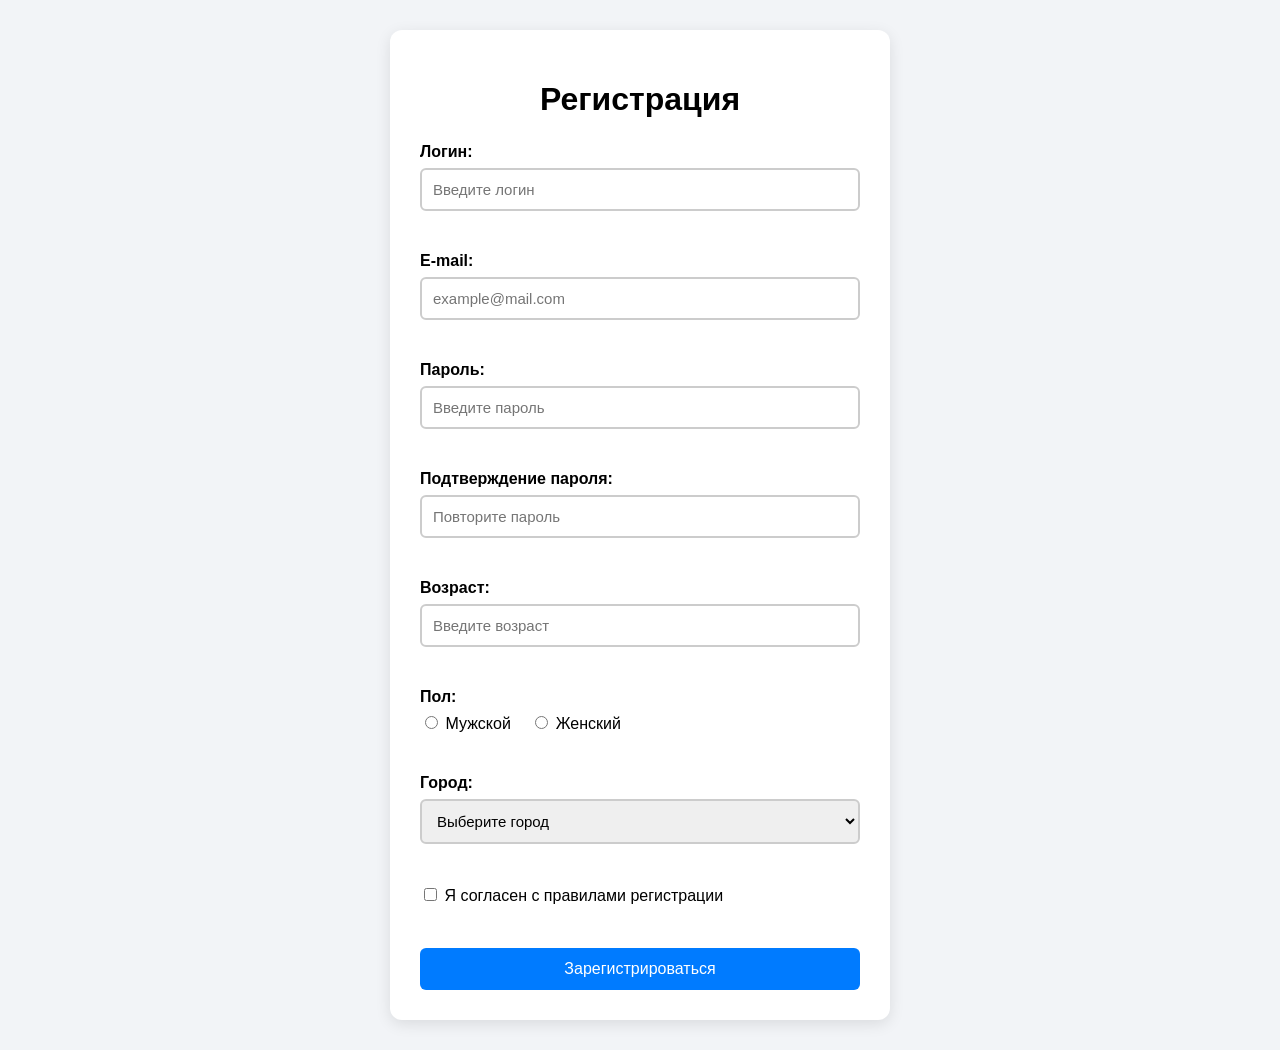
<file: lab 4/index.html>
<!DOCTYPE html>
<html lang="ru">
<head>
    <meta charset="UTF-8">
    <meta name="viewport" content="width=device-width, initial-scale=1.0">

    <title>Регистрация</title>

    <link rel="stylesheet" href="style.css">
</head>

<body>

<div class="container">

    <h1>Регистрация</h1>

    <form id="registrationForm">

        <div class="form-group">
            <label for="login">Логин:</label>

            <input
                type="text"
                id="login"
                name="login"
                placeholder="Введите логин"
            >

            <small id="loginMessage"></small>
        </div>


        <div class="form-group">
            <label for="email">E-mail:</label>

            <input
                type="email"
                id="email"
                name="email"
                placeholder="example@mail.com"
            >

            <small id="emailMessage"></small>
        </div>


        <div class="form-group">
            <label for="password">Пароль:</label>

            <input
                type="password"
                id="password"
                name="password"
                placeholder="Введите пароль"
            >

            <small id="passwordMessage"></small>
        </div>


        <div class="form-group">
            <label for="confirmPassword">
                Подтверждение пароля:
            </label>

            <input
                type="password"
                id="confirmPassword"
                name="confirmPassword"
                placeholder="Повторите пароль"
            >

            <small id="confirmMessage"></small>
        </div>


        <div class="form-group">
            <label for="age">Возраст:</label>

            <input
                type="number"
                id="age"
                name="age"
                min="14"
                max="100"
                placeholder="Введите возраст"
            >

            <small id="ageMessage"></small>
        </div>


        <div class="form-group">

            <label>Пол:</label>

            <label class="radio-label">
                <input
                    type="radio"
                    name="gender"
                    value="Мужской"
                >
                Мужской
            </label>

            <label class="radio-label">
                <input
                    type="radio"
                    name="gender"
                    value="Женский"
                >
                Женский
            </label>

            <small id="genderMessage"></small>

        </div>


        <div class="form-group">

            <label for="city">Город:</label>

            <select id="city" name="city">

                <option value="">
                    Выберите город
                </option>

                <option value="Алматы">
                    Алматы
                </option>

                <option value="Астана">
                    Астана
                </option>

                <option value="Шымкент">
                    Шымкент
                </option>

                <option value="Другой">
                    Другой
                </option>

            </select>

            <small id="cityMessage"></small>

        </div>


        <div class="checkbox-group">

            <label>
                <input
                    type="checkbox"
                    id="agreement"
                >

                Я согласен с правилами регистрации
            </label>

            <small id="agreementMessage"></small>

        </div>


        <button type="submit">
            Зарегистрироваться
        </button>

    </form>


    <div id="result"></div>

</div>


<script src="script.js"></script>

</body>
</html>
</file>
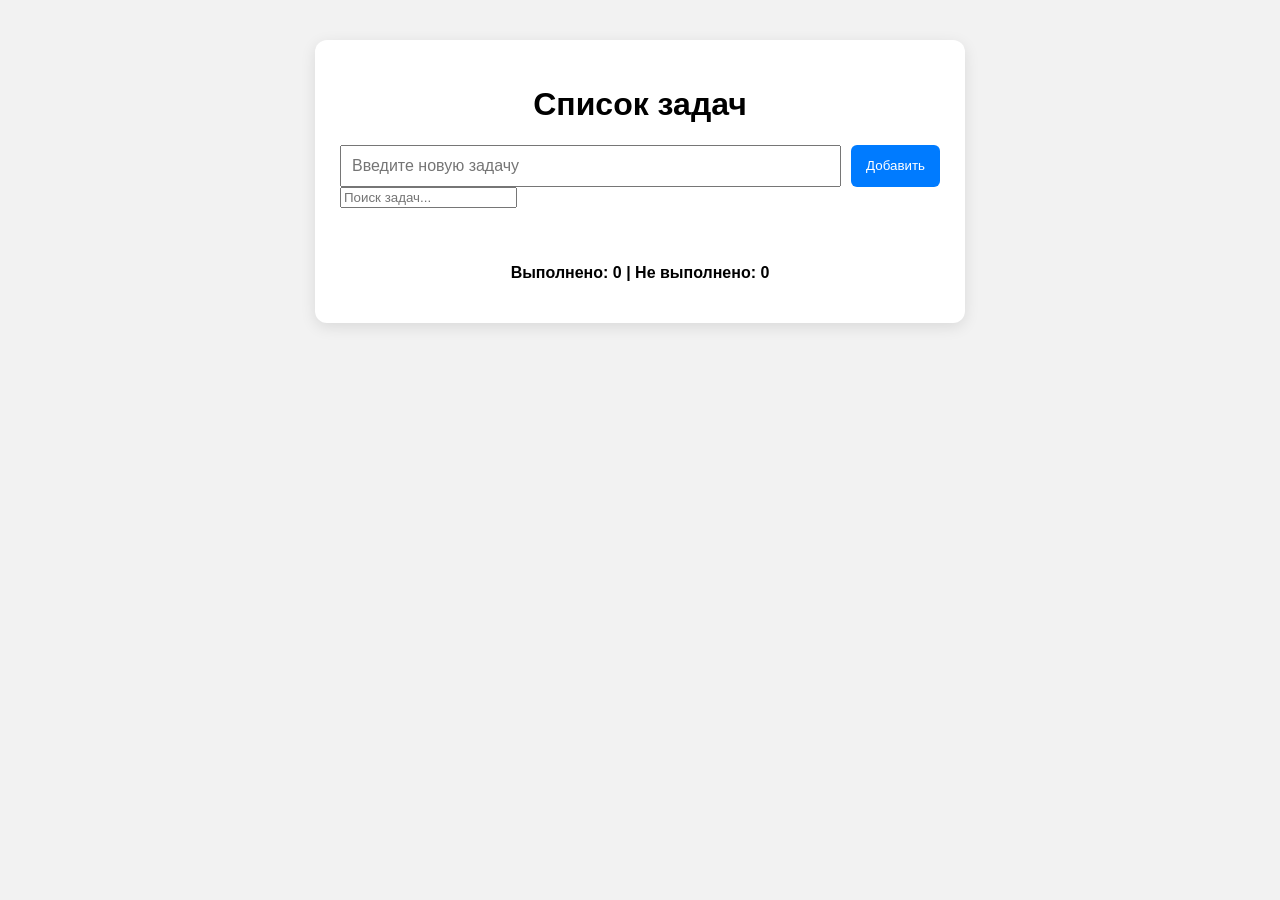
<file: lab 5/index.html>
<!DOCTYPE html>
<html lang="ru">
<head>
    <meta charset="UTF-8">
    <meta name="viewport" content="width=device-width, initial-scale=1.0">
    <title>Список задач</title>

    <style>
        body {
            font-family: Arial, sans-serif;
            background-color: #f2f2f2;
            margin: 0;
            padding: 40px;
        }

        .container {
            max-width: 600px;
            margin: 0 auto;
            background: white;
            padding: 25px;
            border-radius: 12px;
            box-shadow: 0 4px 15px rgba(0, 0, 0, 0.1);
        }

        h1 {
            text-align: center;
        }

        .input-block {
            display: flex;
            gap: 10px;
        }

        #taskInput {
            flex: 1;
            padding: 10px;
            font-size: 16px;
        }

        button {
            padding: 10px 15px;
            border: none;
            border-radius: 6px;
            cursor: pointer;
            background-color: #007bff;
            color: white;
        }

        button:hover {
            background-color: #0056b3;
        }

        #taskList {
            list-style: none;
            padding: 0;
        }

        .task {
            display: flex;
            align-items: center;
            justify-content: space-between;
            padding: 10px;
            margin-top: 10px;
            background-color: #eeeeee;
            border-radius: 6px;
        }

        .task.completed span {
            text-decoration: line-through;
            color: gray;
        }

        .task span {
            flex: 1;
            margin-left: 10px;
        }

        .delete-btn {
            background-color: #dc3545;
        }

        .delete-btn:hover {
            background-color: #a71d2a;
        }

        #counter {
            margin-top: 20px;
            font-weight: bold;
            text-align: center;
        }

        #message {
            color: red;
            text-align: center;
            min-height: 20px;
        }
    </style>
</head>

<body>

<div class="container">
    <h1>Список задач</h1>

    <div class="input-block">
        <input
            type="text"
            id="taskInput"
            placeholder="Введите новую задачу"
        >
        <button id="addButton">Добавить</button>
    </div>

    <div class="input-block">
        <input
            type="text"
            id="searchInput"
            placeholder="Поиск задач..."
        >
    </div>
    
    <p id="message"></p>

    <ul id="taskList"></ul>

    <p id="counter">
        Выполнено: 0 | Не выполнено: 0
    </p>
</div>

<script src="script.js"></script>

</body>
</html>
</file>
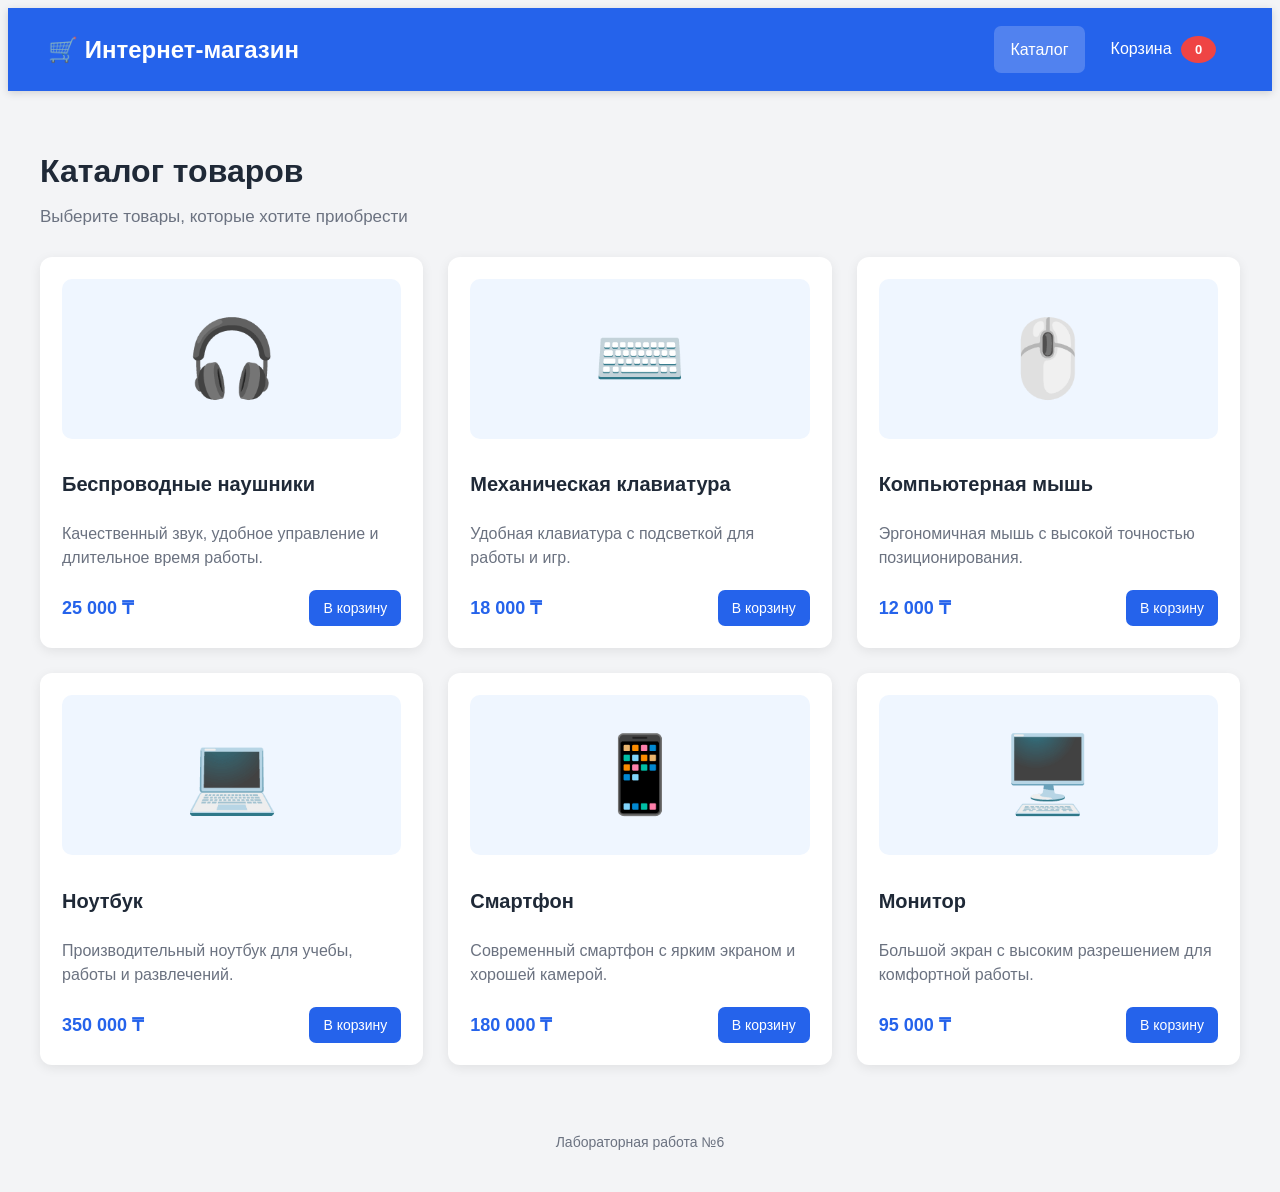
<file: lab 6/index.html>
<!DOCTYPE html> <html lang="ru"> <head> <meta charset="UTF-8"> <meta name="viewport" content="width=device-width, initial-scale=1.0"> <title>Интернет-магазин</title> <link rel="stylesheet" href="style.css"> </head> <body> <header class="header"> <div class="logo" id="shop-button"> 🛒 Интернет-магазин </div>
    <nav class="navigation">
        <button id="catalog-button" class="nav-button active">
            Каталог
        </button>
    
        <button id="cart-button" class="nav-button">
            Корзина
            <span id="cart-count" class="cart-count">0</span>
        </button>
    </nav>
    
    </header> <main class="container">
    
    <section id="catalog-page" class="page">
    
        <div class="page-title">
            <h1>Каталог товаров</h1>
            <p>Выберите товары, которые хотите приобрести</p>
        </div>
    
        <div id="products" class="products">
    
            <article class="product-card">
                <div class="product-image">🎧</div>
    
                <h2>Беспроводные наушники</h2>
    
                <p class="product-description">
                    Качественный звук, удобное управление и
                    длительное время работы.
                </p>
    
                <div class="product-bottom">
                    <span class="product-price">25 000 ₸</span>
    
                    <button
                        class="add-button"
                        data-id="1">
                        В корзину
                    </button>
                </div>
            </article>
    
            <article class="product-card">
                <div class="product-image">⌨️</div>
    
                <h2>Механическая клавиатура</h2>
    
                <p class="product-description">
                    Удобная клавиатура с подсветкой для работы
                    и игр.
                </p>
    
                <div class="product-bottom">
                    <span class="product-price">18 000 ₸</span>
    
                    <button
                        class="add-button"
                        data-id="2">
                        В корзину
                    </button>
                </div>
            </article>
    
            <article class="product-card">
                <div class="product-image">🖱️</div>
    
                <h2>Компьютерная мышь</h2>
    
                <p class="product-description">
                    Эргономичная мышь с высокой точностью
                    позиционирования.
                </p>
    
                <div class="product-bottom">
                    <span class="product-price">12 000 ₸</span>
    
                    <button
                        class="add-button"
                        data-id="3">
                        В корзину
                    </button>
                </div>
            </article>
    
            <article class="product-card">
                <div class="product-image">💻</div>
    
                <h2>Ноутбук</h2>
    
                <p class="product-description">
                    Производительный ноутбук для учебы,
                    работы и развлечений.
                </p>
    
                <div class="product-bottom">
                    <span class="product-price">350 000 ₸</span>
    
                    <button
                        class="add-button"
                        data-id="4">
                        В корзину
                    </button>
                </div>
            </article>
    
            <article class="product-card">
                <div class="product-image">📱</div>
    
                <h2>Смартфон</h2>
    
                <p class="product-description">
                    Современный смартфон с ярким экраном
                    и хорошей камерой.
                </p>
    
                <div class="product-bottom">
                    <span class="product-price">180 000 ₸</span>
    
                    <button
                        class="add-button"
                        data-id="5">
                        В корзину
                    </button>
                </div>
            </article>
    
            <article class="product-card">
                <div class="product-image">🖥️</div>
    
                <h2>Монитор</h2>
    
                <p class="product-description">
                    Большой экран с высоким разрешением
                    для комфортной работы.
                </p>
    
                <div class="product-bottom">
                    <span class="product-price">95 000 ₸</span>
    
                    <button
                        class="add-button"
                        data-id="6">
                        В корзину
                    </button>
                </div>
            </article>
    
        </div>
    </section>
    
    
    
    <section id="cart-page" class="page hidden">
    
        <div class="page-title">
            <h1>Корзина</h1>
            <p>Товары, выбранные вами</p>
        </div>
    
        <div id="cart-items" class="cart-items">
        </div>
    
        <div id="empty-cart" class="empty-cart hidden">
            <div class="empty-icon">🛒</div>
            <h2>Корзина пуста</h2>
            <p>Добавьте товары из каталога</p>
    
            <button id="go-to-catalog" class="primary-button">
                Перейти в каталог
            </button>
        </div>
    
        <div id="cart-summary" class="cart-summary">
    
            <div class="summary-row">
                <span>Количество товаров:</span>
                <strong id="total-count">0</strong>
            </div>
    
            <div class="summary-row total-row">
                <span>Итого:</span>
                <strong id="total-price">0 ₸</strong>
            </div>
    
            <div class="summary-buttons">
                <button
                    id="continue-shopping"
                    class="secondary-button">
                    ← Продолжить покупки
                </button>
    
                <button
                    id="clear-cart"
                    class="clear-button">
                    Очистить корзину
                </button>
            </div>
    
        </div>
    
    </section>
    
    </main> <footer class="footer"> <p>Лабораторная работа №6</p> </footer> <script src="script.js"></script> </body> </html>
</file>
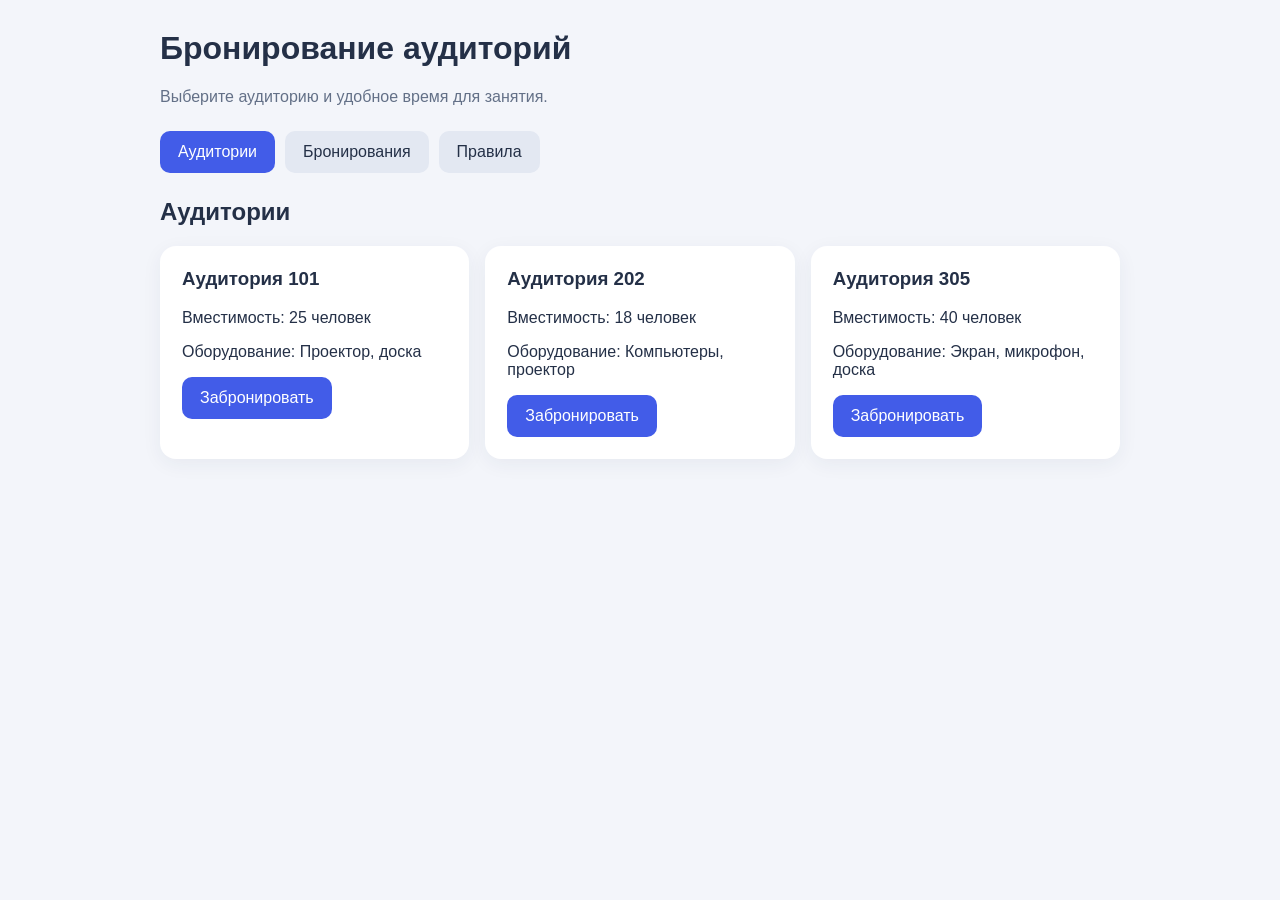
<file: lab 7/index.html>
<!DOCTYPE html>
<html lang="ru">
<head>
  <meta charset="UTF-8">
  <meta name="viewport" content="width=device-width, initial-scale=1.0">
  <title>Бронирование аудиторий</title>
  <link rel="stylesheet" href="style.css">
  <script src="app.js" defer></script>
</head>
<body>
  <div class="container">
    <header>
      <h1>Бронирование аудиторий</h1>
      <p>Выберите аудиторию и удобное время для занятия.</p>
    </header>

    <nav aria-label="Разделы приложения">
      <button type="button" class="tab active"
              data-tab="rooms" aria-current="page">
        Аудитории
      </button>
      <button type="button" class="tab" data-tab="bookings">
        Бронирования
      </button>
      <button type="button" class="tab" data-tab="rules">
        Правила
      </button>
    </nav>

    <main id="content"></main>
  </div>
</body>
</html>
</file>
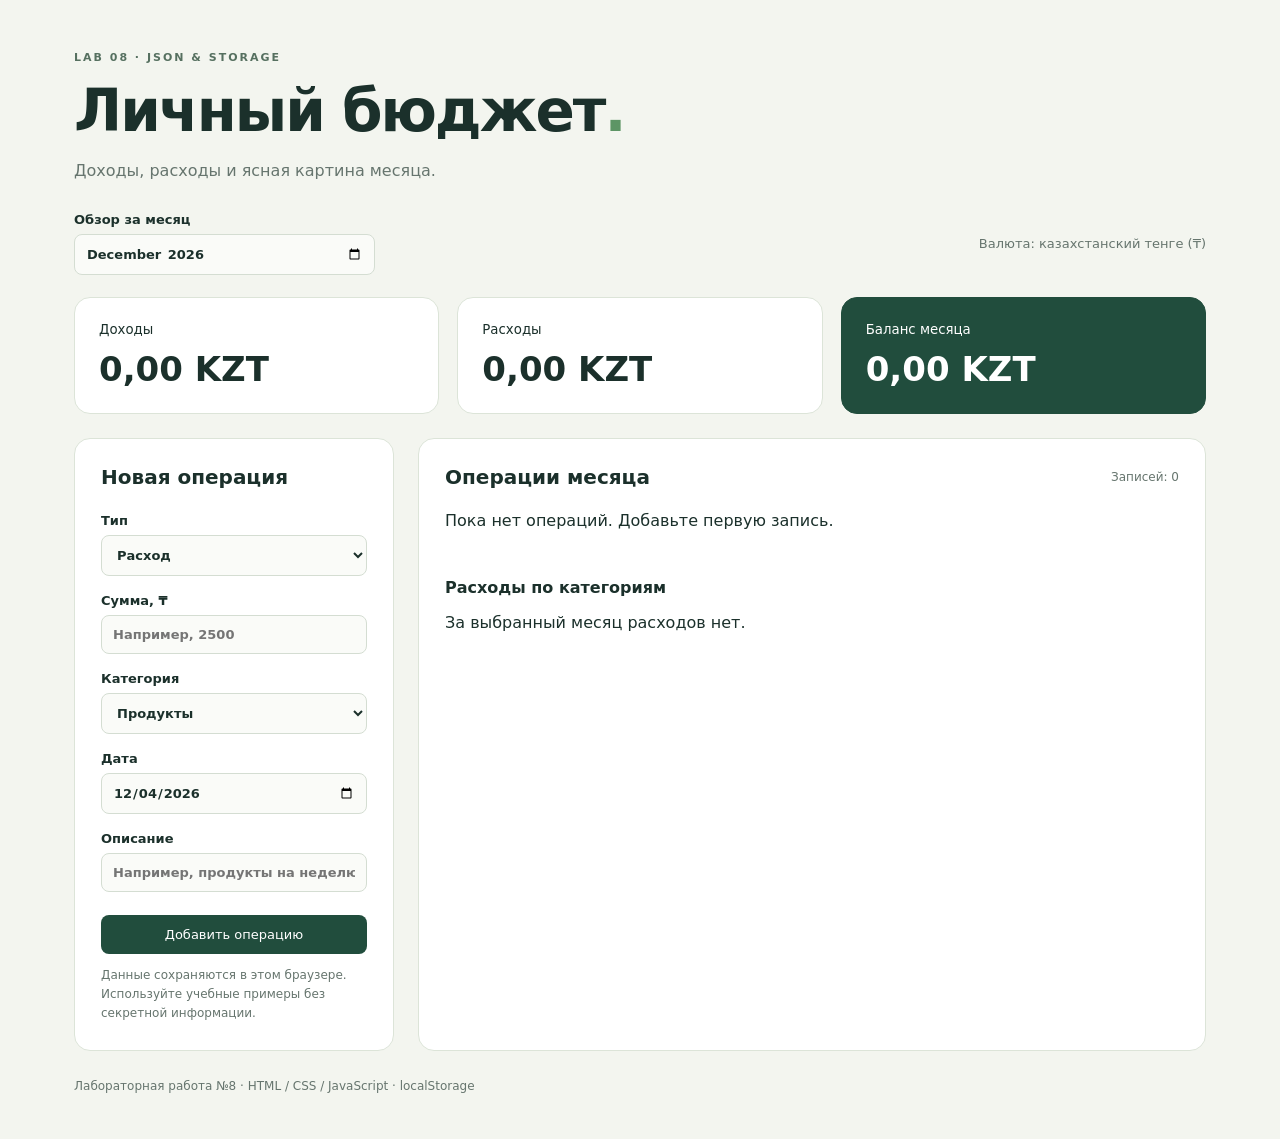
<file: lab 8/index.html>
<!doctype html>
<html lang="ru"><head><meta charset="UTF-8"><meta name="viewport" content="width=device-width,initial-scale=1"><title>Личный бюджет</title><link rel="stylesheet" href="style.css"><script src="app.js" defer></script></head>
<body><main><header><span class="badge">LAB 08 · JSON & STORAGE</span><h1>Личный бюджет<span>.</span></h1><p>Доходы, расходы и ясная картина месяца.</p></header>
<div id="message" role="status" aria-live="polite"></div>
<section class="toolbar"><label>Обзор за месяц<input id="month" type="month" required></label><span>Валюта: казахстанский тенге (₸)</span></section>
<section class="summary" aria-label="Месячная сводка"><article><small>Доходы</small><strong id="income">0 ₸</strong></article><article><small>Расходы</small><strong id="expense">0 ₸</strong></article><article class="balance"><small>Баланс месяца</small><strong id="balance">0 ₸</strong></article></section>
<div class="layout"><section class="panel"><h2 id="form-title">Новая операция</h2><form id="operation-form"><label>Тип<select id="type"><option value="expense">Расход</option><option value="income">Доход</option></select></label><label>Сумма, ₸<input id="amount" type="number" min="0.01" max="1000000000" step="0.01" placeholder="Например, 2500" required></label><label>Категория<select id="category"></select></label><label>Дата<input id="date" type="date" required></label><label>Описание<input id="note" maxlength="120" placeholder="Например, продукты на неделю" required></label><button id="submit" type="submit">Добавить операцию</button><button id="cancel" type="button" class="secondary" hidden>Отменить изменение</button></form><p class="hint">Данные сохраняются в этом браузере. Используйте учебные примеры без секретной информации.</p></section>
<section class="panel history"><div class="section-head"><h2>Операции месяца</h2><span id="count"></span></div><p id="empty">Пока нет операций. Добавьте первую запись.</p><div class="table-wrap"><table id="table" hidden><thead><tr><th>Дата / описание</th><th>Категория</th><th>Сумма</th><th>Действия</th></tr></thead><tbody id="rows"></tbody></table></div><h3>Расходы по категориям</h3><div id="breakdown"></div></section></div><footer>Лабораторная работа №8 · HTML / CSS / JavaScript · localStorage</footer></main></body></html>
</file>
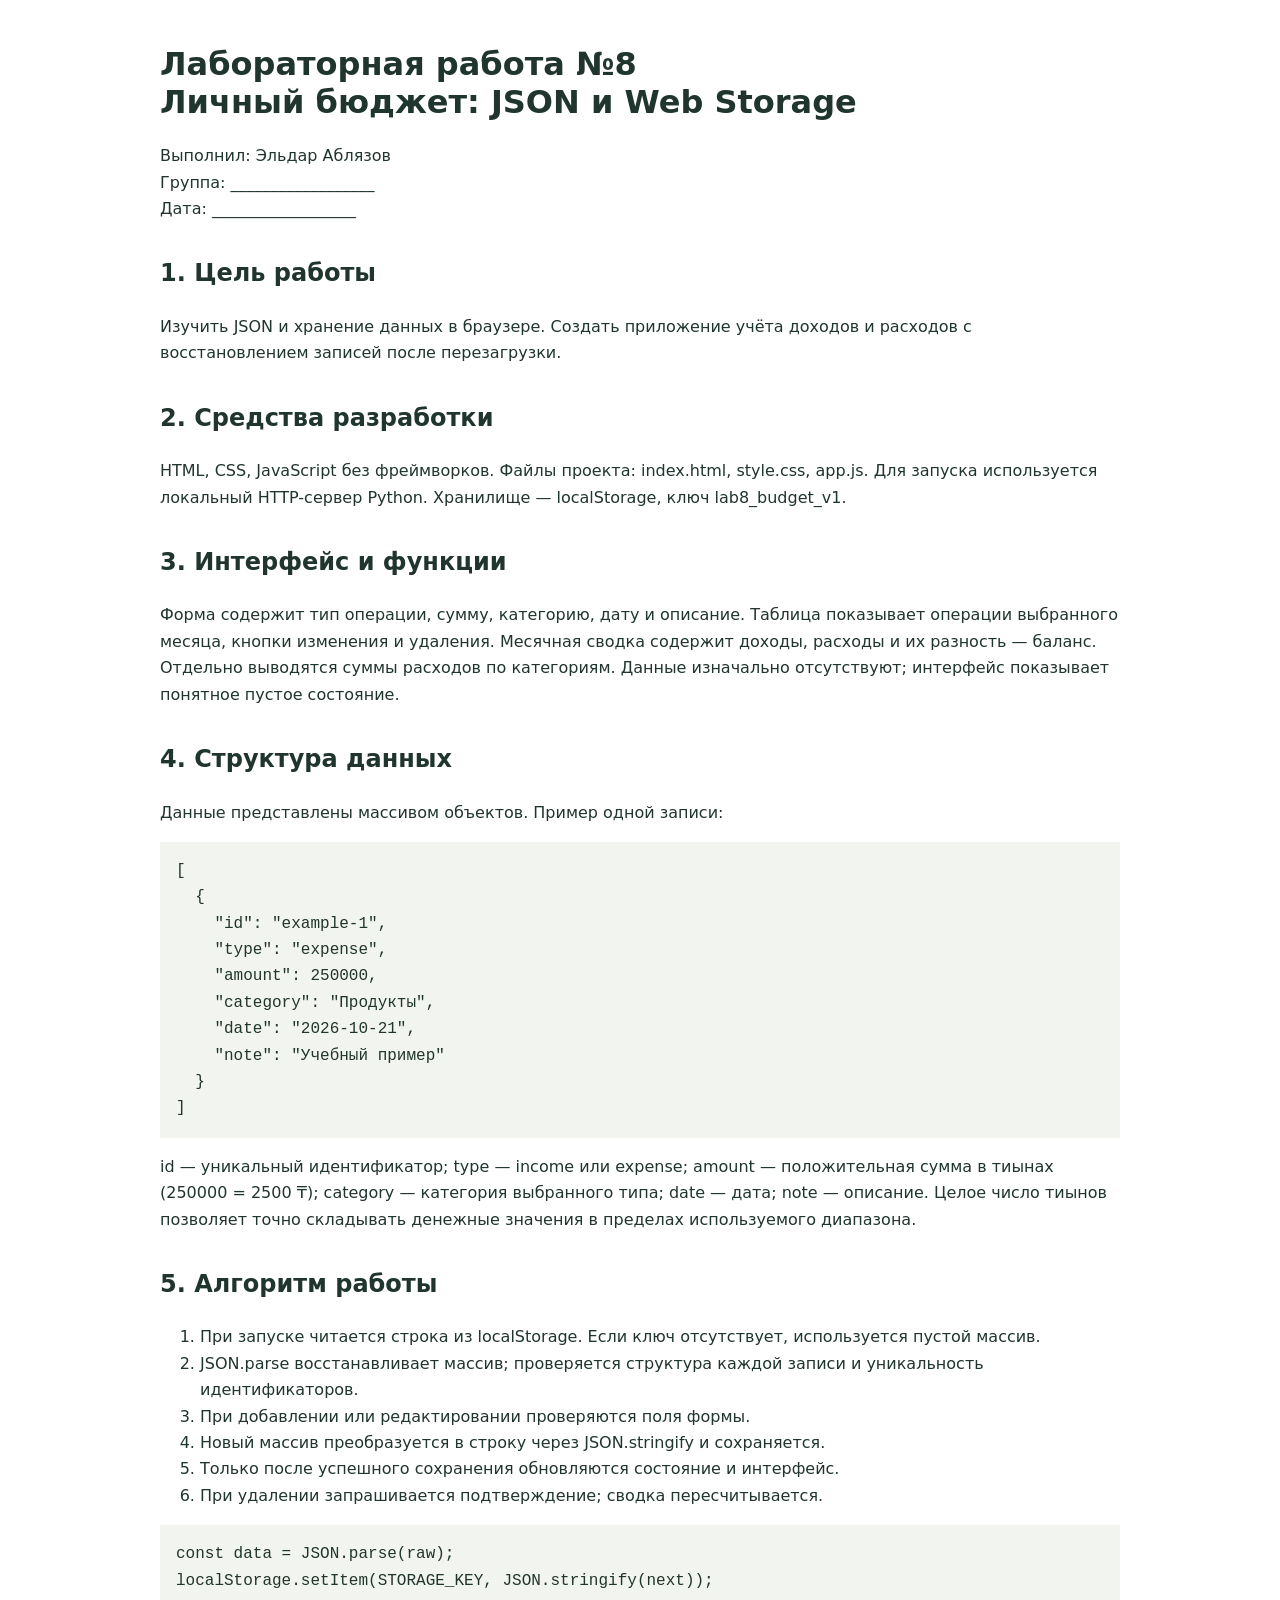
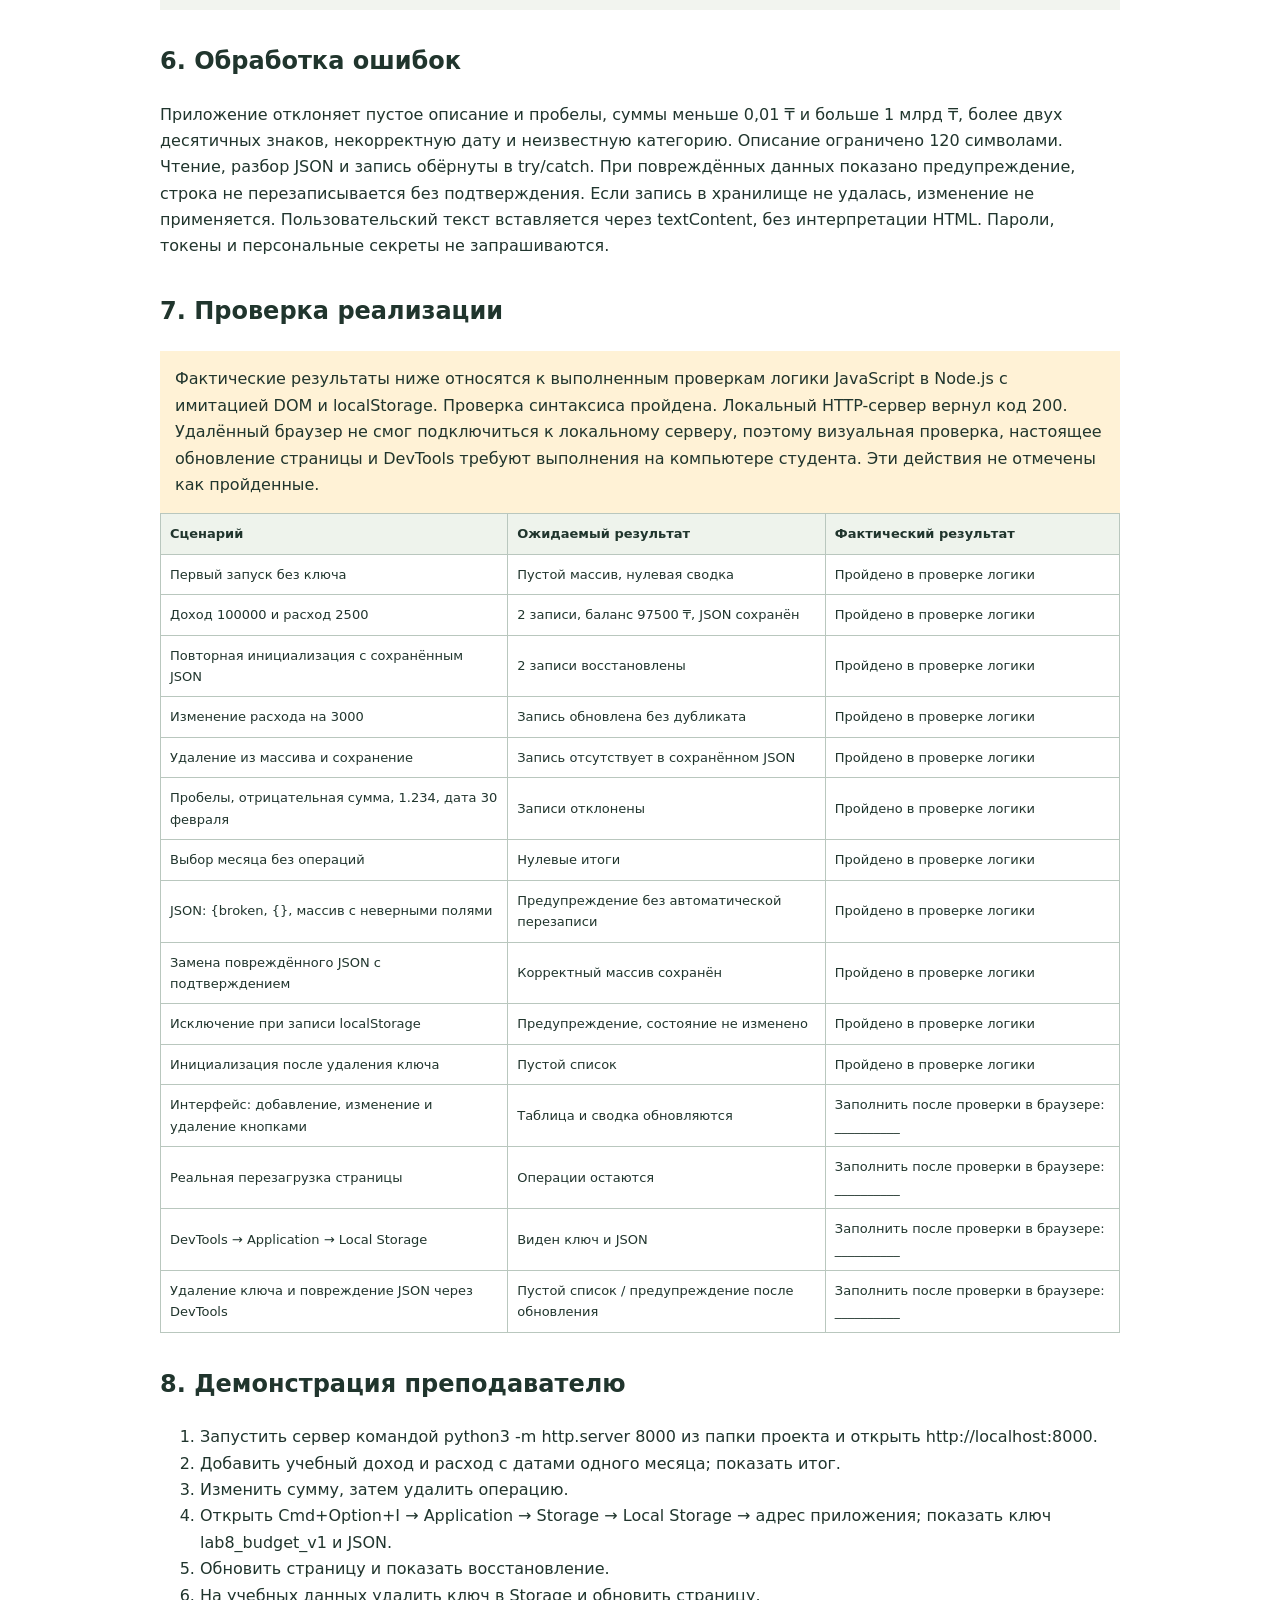
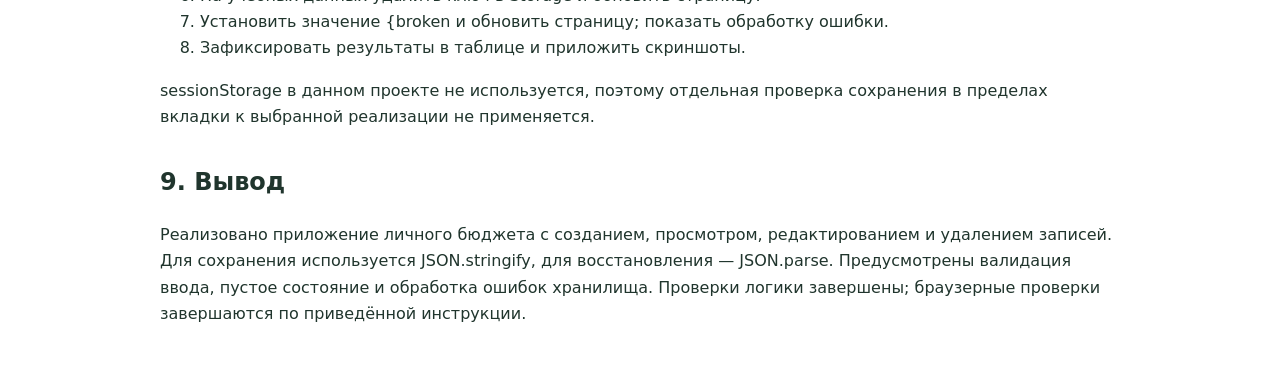
<file: lab 8/report.html>
<!doctype html><html lang="ru"><meta charset="utf-8"><title>Отчёт — Лабораторная работа №8</title><style>body{font:16px/1.65 system-ui,sans-serif;color:#20352d;max-width:960px;margin:45px auto;padding:0 24px}h1{line-height:1.2}h2{margin-top:32px}table{border-collapse:collapse;font-size:13px;width:100%}td,th{border:1px solid #b9c7be;text-align:left;padding:9px}th{background:#eef3ec}code,pre{background:#f2f4ef}pre{padding:16px;white-space:pre-wrap}aside{padding:15px;background:#fff2d6}@media print{body{margin:0;font-size:12px}h2{break-after:avoid}tr{break-inside:avoid}}</style>
<h1>Лабораторная работа №8<br>Личный бюджет: JSON и Web Storage</h1><p>Выполнил: Эльдар Аблязов<br>Группа: __________________<br>Дата: __________________</p>
<h2>1. Цель работы</h2><p>Изучить JSON и хранение данных в браузере. Создать приложение учёта доходов и расходов с восстановлением записей после перезагрузки.</p>
<h2>2. Средства разработки</h2><p>HTML, CSS, JavaScript без фреймворков. Файлы проекта: index.html, style.css, app.js. Для запуска используется локальный HTTP-сервер Python. Хранилище — localStorage, ключ lab8_budget_v1.</p>
<h2>3. Интерфейс и функции</h2><p>Форма содержит тип операции, сумму, категорию, дату и описание. Таблица показывает операции выбранного месяца, кнопки изменения и удаления. Месячная сводка содержит доходы, расходы и их разность — баланс. Отдельно выводятся суммы расходов по категориям. Данные изначально отсутствуют; интерфейс показывает понятное пустое состояние.</p>
<h2>4. Структура данных</h2><p>Данные представлены массивом объектов. Пример одной записи:</p><pre>[
  {
    "id": "example-1",
    "type": "expense",
    "amount": 250000,
    "category": "Продукты",
    "date": "2026-10-21",
    "note": "Учебный пример"
  }
]</pre><p>id — уникальный идентификатор; type — income или expense; amount — положительная сумма в тиынах (250000 = 2500 ₸); category — категория выбранного типа; date — дата; note — описание. Целое число тиынов позволяет точно складывать денежные значения в пределах используемого диапазона.</p>
<h2>5. Алгоритм работы</h2><ol><li>При запуске читается строка из localStorage. Если ключ отсутствует, используется пустой массив.</li><li>JSON.parse восстанавливает массив; проверяется структура каждой записи и уникальность идентификаторов.</li><li>При добавлении или редактировании проверяются поля формы.</li><li>Новый массив преобразуется в строку через JSON.stringify и сохраняется.</li><li>Только после успешного сохранения обновляются состояние и интерфейс.</li><li>При удалении запрашивается подтверждение; сводка пересчитывается.</li></ol>
<pre>const data = JSON.parse(raw);
localStorage.setItem(STORAGE_KEY, JSON.stringify(next));</pre>
<h2>6. Обработка ошибок</h2><p>Приложение отклоняет пустое описание и пробелы, суммы меньше 0,01 ₸ и больше 1 млрд ₸, более двух десятичных знаков, некорректную дату и неизвестную категорию. Описание ограничено 120 символами. Чтение, разбор JSON и запись обёрнуты в try/catch. При повреждённых данных показано предупреждение, строка не перезаписывается без подтверждения. Если запись в хранилище не удалась, изменение не применяется. Пользовательский текст вставляется через textContent, без интерпретации HTML. Пароли, токены и персональные секреты не запрашиваются.</p>
<h2>7. Проверка реализации</h2><aside>Фактические результаты ниже относятся к выполненным проверкам логики JavaScript в Node.js с имитацией DOM и localStorage. Проверка синтаксиса пройдена. Локальный HTTP-сервер вернул код 200. Удалённый браузер не смог подключиться к локальному серверу, поэтому визуальная проверка, настоящее обновление страницы и DevTools требуют выполнения на компьютере студента. Эти действия не отмечены как пройденные.</aside>
<table><thead><tr><th>Сценарий</th><th>Ожидаемый результат</th><th>Фактический результат</th></tr></thead><tbody>
<tr><td>Первый запуск без ключа</td><td>Пустой массив, нулевая сводка</td><td>Пройдено в проверке логики</td></tr>
<tr><td>Доход 100000 и расход 2500</td><td>2 записи, баланс 97500 ₸, JSON сохранён</td><td>Пройдено в проверке логики</td></tr>
<tr><td>Повторная инициализация с сохранённым JSON</td><td>2 записи восстановлены</td><td>Пройдено в проверке логики</td></tr>
<tr><td>Изменение расхода на 3000</td><td>Запись обновлена без дубликата</td><td>Пройдено в проверке логики</td></tr>
<tr><td>Удаление из массива и сохранение</td><td>Запись отсутствует в сохранённом JSON</td><td>Пройдено в проверке логики</td></tr>
<tr><td>Пробелы, отрицательная сумма, 1.234, дата 30 февраля</td><td>Записи отклонены</td><td>Пройдено в проверке логики</td></tr>
<tr><td>Выбор месяца без операций</td><td>Нулевые итоги</td><td>Пройдено в проверке логики</td></tr>
<tr><td>JSON: {broken, {}, массив с неверными полями</td><td>Предупреждение без автоматической перезаписи</td><td>Пройдено в проверке логики</td></tr>
<tr><td>Замена повреждённого JSON с подтверждением</td><td>Корректный массив сохранён</td><td>Пройдено в проверке логики</td></tr>
<tr><td>Исключение при записи localStorage</td><td>Предупреждение, состояние не изменено</td><td>Пройдено в проверке логики</td></tr>
<tr><td>Инициализация после удаления ключа</td><td>Пустой список</td><td>Пройдено в проверке логики</td></tr>
<tr><td>Интерфейс: добавление, изменение и удаление кнопками</td><td>Таблица и сводка обновляются</td><td>Заполнить после проверки в браузере: __________</td></tr>
<tr><td>Реальная перезагрузка страницы</td><td>Операции остаются</td><td>Заполнить после проверки в браузере: __________</td></tr>
<tr><td>DevTools → Application → Local Storage</td><td>Виден ключ и JSON</td><td>Заполнить после проверки в браузере: __________</td></tr>
<tr><td>Удаление ключа и повреждение JSON через DevTools</td><td>Пустой список / предупреждение после обновления</td><td>Заполнить после проверки в браузере: __________</td></tr>
</tbody></table>
<h2>8. Демонстрация преподавателю</h2><ol><li>Запустить сервер командой python3 -m http.server 8000 из папки проекта и открыть http://localhost:8000.</li><li>Добавить учебный доход и расход с датами одного месяца; показать итог.</li><li>Изменить сумму, затем удалить операцию.</li><li>Открыть Cmd+Option+I → Application → Storage → Local Storage → адрес приложения; показать ключ lab8_budget_v1 и JSON.</li><li>Обновить страницу и показать восстановление.</li><li>На учебных данных удалить ключ в Storage и обновить страницу.</li><li>Установить значение {broken и обновить страницу; показать обработку ошибки.</li><li>Зафиксировать результаты в таблице и приложить скриншоты.</li></ol><p>sessionStorage в данном проекте не используется, поэтому отдельная проверка сохранения в пределах вкладки к выбранной реализации не применяется.</p>
<h2>9. Вывод</h2><p>Реализовано приложение личного бюджета с созданием, просмотром, редактированием и удалением записей. Для сохранения используется JSON.stringify, для восстановления — JSON.parse. Предусмотрены валидация ввода, пустое состояние и обработка ошибок хранилища. Проверки логики завершены; браузерные проверки завершаются по приведённой инструкции.</p></html>
</file>
<file: lab 4/style.css>
* {
    box-sizing: border-box;
}

body {
    margin: 0;
    padding: 30px;

    font-family: Arial, sans-serif;

    background-color: #f2f4f7;
}

.container {
    max-width: 500px;

    margin: 0 auto;

    padding: 30px;

    background-color: white;

    border-radius: 12px;

    box-shadow: 0 4px 15px rgba(0, 0, 0, 0.1);
}

h1 {
    text-align: center;

    margin-bottom: 25px;
}

.form-group {
    margin-bottom: 18px;
}

.form-group > label:first-child {
    display: block;

    margin-bottom: 7px;

    font-weight: bold;
}

input[type="text"],
input[type="email"],
input[type="password"],
input[type="number"],
select {
    width: 100%;

    padding: 11px;

    border: 2px solid #ccc;

    border-radius: 6px;

    font-size: 15px;

    outline: none;
}

input:focus,
select:focus {
    border-color: #007bff;
}

.radio-label {
    margin-right: 15px;

    font-weight: normal !important;
}

.radio-label input {
    width: auto;
}

.checkbox-group {
    margin-bottom: 20px;
}

.checkbox-group input {
    width: auto;
}

small {
    display: block;

    margin-top: 5px;

    min-height: 18px;
}

.valid {
    color: #198754;
}

.invalid {
    color: #dc3545;
}

.success {
    padding: 15px;

    margin-top: 20px;

    color: #155724;

    background-color: #d4edda;

    border: 1px solid #c3e6cb;

    border-radius: 6px;
}

.error {
    padding: 15px;

    margin-top: 20px;

    color: #721c24;

    background-color: #f8d7da;

    border: 1px solid #f5c6cb;

    border-radius: 6px;
}

button {
    width: 100%;

    padding: 12px;

    border: none;

    border-radius: 6px;

    background-color: #007bff;

    color: white;

    font-size: 16px;

    cursor: pointer;
}

button:hover {
    background-color: #0056b3;
}
</file>
<file: lab 6/style.css>
{
    box-sizing: border-box;
    margin: 0;
    padding: 0;
    }
    
    body {
    font-family: Arial, sans-serif;
    background-color: #f3f4f6;
    color: #1f2937;
    min-height: 100vh;
    }
    
    
    .header {
    background-color: #2563eb;
    color: white;
    
    padding: 18px 40px;
    
    display: flex;
    justify-content: space-between;
    align-items: center;
    
    box-shadow: 0 2px 8px rgba(0, 0, 0, 0.15);
    
    
    }
    
    .logo {
    font-size: 24px;
    font-weight: bold;
    cursor: pointer;
    }
    
    .navigation {
    display: flex;
    gap: 10px;
    }
    
    .nav-button {
    position: relative;
    
    border: none;
    background-color: transparent;
    
    color: white;
    
    padding: 10px 16px;
    
    font-size: 16px;
    border-radius: 7px;
    
    cursor: pointer;
    
    transition: 0.2s;
    
    
    }
    
    .nav-button:hover {
    background-color: rgba(255, 255, 255, 0.15);
    }
    
    .nav-button.active {
    background-color: rgba(255, 255, 255, 0.2);
    }
    
    .cart-count {
    display: inline-flex;
    
    justify-content: center;
    align-items: center;
    
    min-width: 23px;
    height: 23px;
    
    margin-left: 5px;
    
    padding: 2px 6px;
    
    border-radius: 50%;
    
    background-color: #ef4444;
    
    font-size: 13px;
    font-weight: bold;
    
    
    }
    
    
    .container {
    max-width: 1200px;
    
    margin: 0 auto;
    
    padding: 35px 20px;
    
    min-height: calc(100vh - 140px);
    
    
    }
    
    .page-title {
    margin-bottom: 30px;
    }
    
    .page-title h1 {
    font-size: 32px;
    margin-bottom: 8px;
    }
    
    .page-title p {
    color: #6b7280;
    font-size: 17px;
    }
    
    
    .hidden {
    display: none !important;
    }
    
    
    .products {
    display: grid;
    
    grid-template-columns: repeat(3, 1fr);
    
    gap: 25px;
    
    
    }
    
    .product-card {
    background-color: white;
    
    padding: 22px;
    
    border-radius: 12px;
    
    box-shadow: 0 3px 12px rgba(0, 0, 0, 0.08);
    
    transition: transform 0.2s, box-shadow 0.2s;
    
    display: flex;
    flex-direction: column;
    
    
    }
    
    .product-card:hover {
    transform: translateY(-4px);
    
    box-shadow: 0 7px 20px rgba(0, 0, 0, 0.12);
    
    
    }
    
    .product-image {
    height: 160px;
    
    display: flex;
    justify-content: center;
    align-items: center;
    
    background-color: #eff6ff;
    
    border-radius: 10px;
    
    font-size: 75px;
    
    margin-bottom: 18px;
    
    
    }
    
    .product-card h2 {
    font-size: 20px;
    
    margin-bottom: 10px;
    
    
    }
    
    .product-description {
    color: #6b7280;
    
    line-height: 1.5;
    
    flex-grow: 1;
    
    margin-bottom: 20px;
    
    
    }
    
    .product-bottom {
    display: flex;
    
    justify-content: space-between;
    
    align-items: center;
    
    gap: 10px;
    
    
    }
    
    .product-price {
    font-size: 18px;
    
    font-weight: bold;
    
    color: #2563eb;
    
    
    }
    
    .add-button {
    border: none;
    
    background-color: #2563eb;
    
    color: white;
    
    padding: 10px 14px;
    
    border-radius: 7px;
    
    cursor: pointer;
    
    font-size: 14px;
    
    transition: 0.2s;
    
    
    }
    
    .add-button:hover {
    background-color: #1d4ed8;
    }
    
    .add-button.added {
    background-color: #16a34a;
    }
    
    
    .cart-items {
    display: flex;
    
    flex-direction: column;
    
    gap: 15px;
    
    
    }
    
    .cart-item {
    background-color: white;
    
    padding: 20px;
    
    border-radius: 10px;
    
    display: flex;
    
    align-items: center;
    
    gap: 20px;
    
    box-shadow: 0 2px 8px rgba(0, 0, 0, 0.07);
    
    
    }
    
    .cart-product-icon {
    width: 75px;
    height: 75px;
    
    background-color: #eff6ff;
    
    border-radius: 8px;
    
    display: flex;
    justify-content: center;
    align-items: center;
    
    font-size: 38px;
    
    
    }
    
    .cart-product-info {
    flex: 1;
    }
    
    .cart-product-info h3 {
    margin-bottom: 7px;
    }
    
    .cart-product-price {
    color: #6b7280;
    }
    
    .quantity-control {
    display: flex;
    
    align-items: center;
    
    gap: 10px;
    
    
    }
    
    .quantity-button {
    width: 32px;
    height: 32px;
    
    border: none;
    
    border-radius: 6px;
    
    background-color: #2563eb;
    
    color: white;
    
    font-size: 20px;
    
    cursor: pointer;
    
    
    }
    
    .quantity-button:hover {
    background-color: #1d4ed8;
    }
    
    .quantity {
    min-width: 25px;
    
    text-align: center;
    
    font-weight: bold;
    
    
    }
    
    .item-total {
    width: 130px;
    
    text-align: right;
    
    font-weight: bold;
    
    color: #2563eb;
    
    
    }
    
    .delete-button {
    border: none;
    
    background-color: #fee2e2;
    
    color: #dc2626;
    
    padding: 9px 12px;
    
    border-radius: 6px;
    
    cursor: pointer;
    
    
    }
    
    .delete-button:hover {
    background-color: #fecaca;
    }
    
    
    .cart-summary {
    background-color: white;
    
    margin-top: 25px;
    
    padding: 25px;
    
    border-radius: 10px;
    
    box-shadow: 0 2px 8px rgba(0, 0, 0, 0.07);
    
    
    }
    
    .summary-row {
    display: flex;
    
    justify-content: space-between;
    
    margin-bottom: 12px;
    
    font-size: 18px;
    
    
    }
    
    .total-row {
    padding-top: 15px;
    
    border-top: 1px solid #ddd;
    
    font-size: 24px;
    
    
    }
    
    .total-row strong {
    color: #2563eb;
    }
    
    .summary-buttons {
    margin-top: 20px;
    
    display: flex;
    
    justify-content: space-between;
    
    gap: 10px;
    
    
    }
    
    .primary-button,
    .secondary-button,
    .clear-button {
    border: none;
    
    padding: 12px 18px;
    
    border-radius: 7px;
    
    cursor: pointer;
    
    font-size: 15px;
    
    
    }
    
    .primary-button {
    background-color: #2563eb;
    color: white;
    }
    
    .primary-button:hover {
    background-color: #1d4ed8;
    }
    
    .secondary-button {
    background-color: #e5e7eb;
    color: #1f2937;
    }
    
    .secondary-button:hover {
    background-color: #d1d5db;
    }
    
    .clear-button {
    background-color: #ef4444;
    color: white;
    }
    
    .clear-button:hover {
    background-color: #dc2626;
    }
    
    
    .empty-cart {
    background-color: white;
    
    padding: 60px 20px;
    
    text-align: center;
    
    border-radius: 12px;
    
    box-shadow: 0 2px 8px rgba(0, 0, 0, 0.07);
    
    
    }
    
    .empty-icon {
    font-size: 65px;
    
    margin-bottom: 15px;
    
    
    }
    
    .empty-cart h2 {
    margin-bottom: 8px;
    }
    
    .empty-cart p {
    color: #6b7280;
    
    margin-bottom: 20px;
    
    
    }
    
    
    .footer {
    text-align: center;
    
    padding: 20px;
    
    color: #6b7280;
    
    font-size: 14px;
    
    
    }
    
    
    @media (max-width: 900px) {
    .products {
    grid-template-columns: repeat(2, 1fr);
    }
    
    .cart-item {
        flex-wrap: wrap;
    }
    
    .item-total {
        width: auto;
    }
    
    
    }
    
    @media (max-width: 600px) {
    .header {
    padding: 15px 20px;
    
        flex-direction: column;
    
        gap: 15px;
    }
    
    .products {
        grid-template-columns: 1fr;
    }
    
    .page-title h1 {
        font-size: 27px;
    }
    
    .cart-item {
        align-items: flex-start;
    }
    
    .quantity-control {
        order: 3;
    }
    
    .item-total {
        order: 4;
    
        margin-left: auto;
    }
    
    .delete-button {
        order: 5;
    }
    
    .summary-buttons {
        flex-direction: column;
    }
    
    .summary-buttons button {
        width: 100%;
    }
    
    
    }
</file>
<file: lab 7/style.css>
* {
  box-sizing: border-box;
}

body {
  margin: 0;
  font-family: Arial, sans-serif;
  color: #243047;
  background: #f3f5fa;
}

.container {
  max-width: 1000px;
  margin: 0 auto;
  padding: 30px 20px;
}

h1 {
  margin-top: 0;
}

header p {
  color: #637087;
}

nav {
  display: flex;
  flex-wrap: wrap;
  gap: 10px;
  margin: 25px 0;
}

button,
input,
select {
  font: inherit;
}

button {
  padding: 12px 18px;
  border: none;
  border-radius: 10px;
  cursor: pointer;
}

.tab {
  color: #243047;
  background: #e3e8f2;
}

.tab.active {
  color: white;
  background: #425ce8;
}

button:focus-visible,
input:focus-visible,
select:focus-visible {
  outline: 3px solid #8c9cff;
  outline-offset: 3px;
}

.grid {
  display: grid;
  grid-template-columns: repeat(auto-fit, minmax(230px, 1fr));
  gap: 16px;
}

.card,
.panel {
  padding: 22px;
  border-radius: 16px;
  background: white;
  box-shadow: 0 5px 20px rgb(30 50 90 / 6%);
}

.card h3 {
  margin-top: 0;
}

.primary {
  color: white;
  background: #425ce8;
}

.danger {
  color: #b42318;
  background: #fee4e2;
}

form {
  display: grid;
  gap: 16px;
}

label {
  display: grid;
  gap: 7px;
  font-weight: bold;
}

input,
select {
  width: 100%;
  min-width: 0;
  padding: 12px;
  border: 1px solid #cbd2df;
  border-radius: 8px;
  background: white;
}

.time-fields {
  display: grid;
  grid-template-columns: 1fr 1fr;
  gap: 16px;
}

.message {
  margin: 0;
  padding: 12px;
  border-radius: 8px;
}

.message:empty {
  display: none;
}

.success {
  color: #166534;
  background: #dcfce7;
}

.error {
  color: #991b1b;
  background: #fee2e2;
}

.booking-list {
  display: grid;
  gap: 14px;
}

.booking {
  display: flex;
  justify-content: space-between;
  align-items: center;
  gap: 16px;
}

.booking p {
  margin: 6px 0;
  overflow-wrap: anywhere;
}

.rules li {
  margin-bottom: 12px;
  line-height: 1.5;
}

@media (max-width: 600px) {
  .container {
    padding: 20px 12px;
  }

  h1 {
    font-size: 26px;
  }

  .tab {
    flex: 1 1 140px;
  }

  .time-fields {
    grid-template-columns: 1fr;
  }

  .booking {
    flex-direction: column;
    align-items: stretch;
  }
}
</file>
<file: lab 8/style.css>
:root{font-family:Inter,system-ui,sans-serif;color:#1b302b;background:#f3f5ef;font-synthesis:none}*{box-sizing:border-box}body{margin:0}main{max-width:1180px;margin:auto;padding:46px 24px}header{margin-bottom:32px}.badge{font-size:11px;letter-spacing:2px;font-weight:700;color:#567060}h1{font-size:clamp(36px,5vw,58px);letter-spacing:-2px;margin:12px 0}h1 span{color:#5d9565}header p,footer,.hint{color:#66756e}h2{font-size:20px;margin:0 0 24px}h3{font-size:16px;margin-top:32px}.toolbar,.section-head{display:flex;justify-content:space-between;align-items:center;gap:16px}.toolbar{margin-bottom:22px}.toolbar>span{font-size:13px;color:#66756e}.summary{display:grid;grid-template-columns:repeat(3,1fr);gap:18px;margin-bottom:24px}.summary article{padding:24px;border:1px solid #dce4d8;border-radius:16px;background:white}.summary small{display:block;margin-bottom:12px}.summary strong{font-size:clamp(22px,3vw,34px);overflow-wrap:anywhere}.summary .balance{background:#214d3d;color:white;border-color:#214d3d}.layout{display:grid;grid-template-columns:320px 1fr;gap:24px}.panel{background:white;border:1px solid #dce4d8;border-radius:16px;padding:26px;min-width:0}label{display:block;font-size:13px;font-weight:600}form label{margin-bottom:17px}input,select{font:inherit;background:#fafbf8;border:1px solid #d4ddd2;border-radius:8px;padding:11px;width:100%;margin-top:7px;color:#1b302b}button{font:inherit;font-size:13px;cursor:pointer;border:0;background:#214d3d;color:white;border-radius:8px;padding:12px}form button{width:100%;margin-top:6px}.secondary{background:#edf1e9;color:#214d3d}button:hover{filter:brightness(.92)}:focus-visible{outline:3px solid #8bbd90;outline-offset:3px}.hint{font-size:12px;line-height:1.6;margin-bottom:0}.section-head h2{margin:0}.section-head{margin-bottom:22px}#count{font-size:12px;color:#66756e}table{border-collapse:collapse;width:100%;font-size:13px}th{text-align:left;font-size:11px;color:#66756e;font-weight:500}td,th{padding:15px 8px;border-bottom:1px solid #e9eee6}td small{display:block;color:#66756e;margin-bottom:5px}td:last-child{min-width:134px}td button{padding:7px;margin:2px;background:#edf1e9;color:#214d3d}td button[data-action=delete]{color:#a24538}.positive{color:#26714e}.negative{color:#a24538}.table-wrap{overflow:auto}.category-row{display:flex;justify-content:space-between;gap:12px;margin:14px 0;font-size:13px}#message:not(:empty){padding:14px;background:#fff0d4;border-radius:9px;margin-bottom:20px}footer{font-size:12px;margin-top:28px}[hidden]{display:none!important}@media(max-width:850px){.layout{grid-template-columns:1fr}.summary{gap:9px}.summary article{padding:16px}.toolbar{align-items:flex-start}.toolbar>span{max-width:140px}main{padding:28px 16px}.panel{padding:20px}}
</file>
